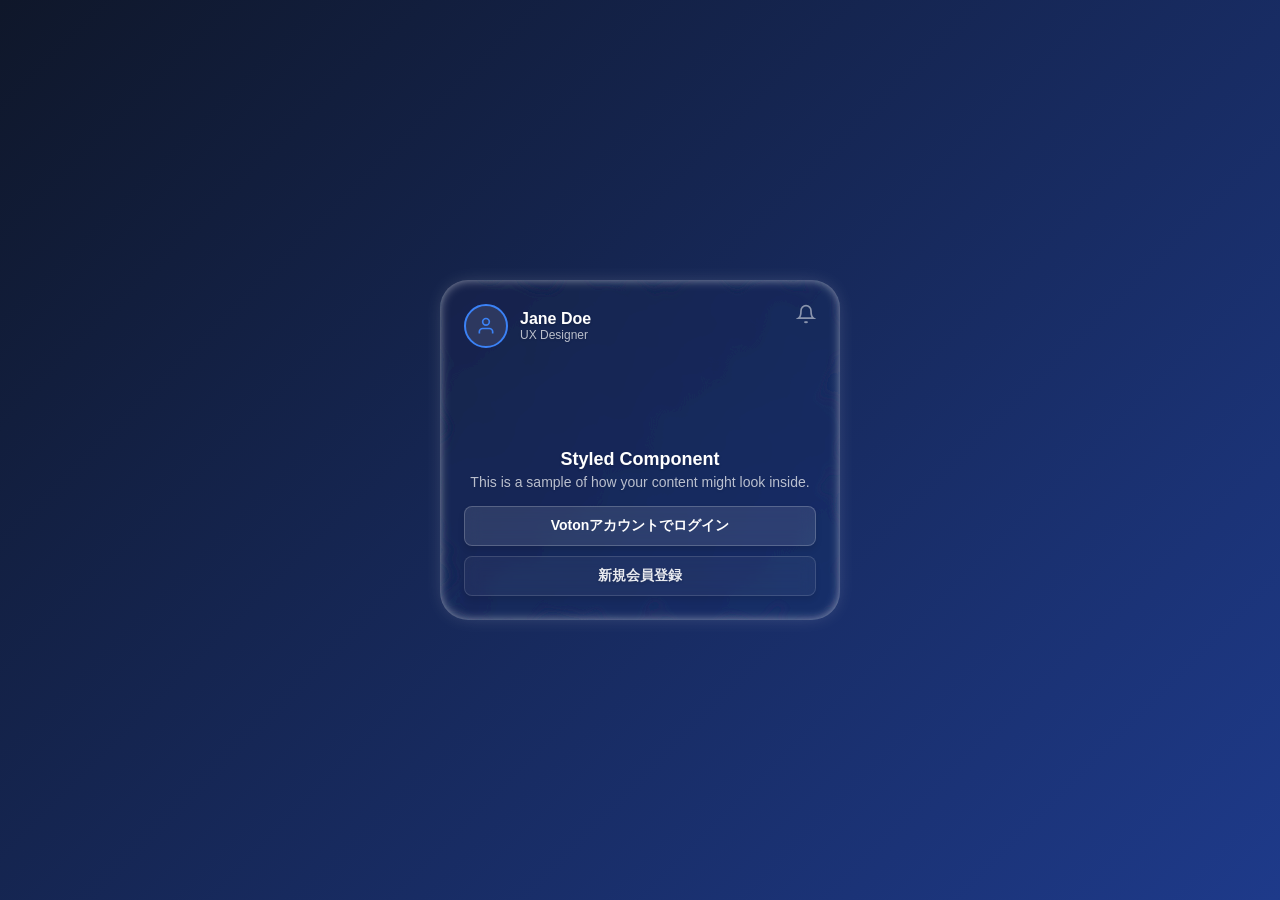
<file: login/index.html>
<!DOCTYPE html>
<html lang="ja-jp">
<head>
    <link rel="stylesheet" href="/resources/css/login/index_style.css">
    <meta charset="UTF-8">
    <meta name="viewport" content="width=device-width, initial-scale=1.0">
    <title>Voton account</title>
</head>
<body>
  <svg width="0" height="0" style="position: absolute;">
    <defs>
      <filter id="glass-distortion" x="0%" y="0%" width="100%" height="100%">
        <feTurbulence 
          type="fractalNoise" 
          baseFrequency="0.025 0.025"
          numOctaves="2" 
          seed="92" 
          result="noise" 
        />
        <feGaussianBlur 
          in="noise" 
          stdDeviation="2" 
          result="blurred" 
        />
        <feDisplacementMap 
          in="SourceGraphic" 
          in2="blurred" 
          scale="65"
          xChannelSelector="R" 
          yChannelSelector="G" 
        />
      </filter>
    </defs>
  </svg>
  
  <div class="center-container">
    <div class="liquid-glass-card">
      <div class="card-content">
        <div class="card-header">
          <div class="user-info">
            <div class="avatar">
              <svg class="avatar-icon" viewBox="0 0 24 24" fill="none" stroke="currentColor" stroke-width="2">
                <path d="M20 21v-2a4 4 0 0 0-4-4H8a4 4 0 0 0-4 4v2"></path>
                <circle cx="12" cy="7" r="4"></circle>
              </svg>
            </div>
            <div class="user-details">
              <p class="user-name">Jane Doe</p>
              <p class="user-role">UX Designer</p>
            </div>
          </div>
          <svg class="notification-icon" viewBox="0 0 24 24" fill="none" stroke="currentColor" stroke-width="2">
            <path d="M18 8A6 6 0 0 0 6 8c0 7-3 9-3 9h18s-3-2-3-9"></path>
            <path d="M13.73 21a2 2 0 0 1-3.46 0"></path>
          </svg>
        </div>
        
        <div class="card-body">
          <h3 class="card-title">Styled Component</h3>
          <p class="card-description">This is a sample of how your content might look inside.</p>
          
          <div class="button-group">
            <button class="glass-button primary-btn">Votonアカウントでログイン</button>
            <a href="./signup/index.html" class="glass-button secondary-btn">新規会員登録</a>
          </div>
        </div>
      </div>
    </div>
  </div>
</body>
</html>
</file>
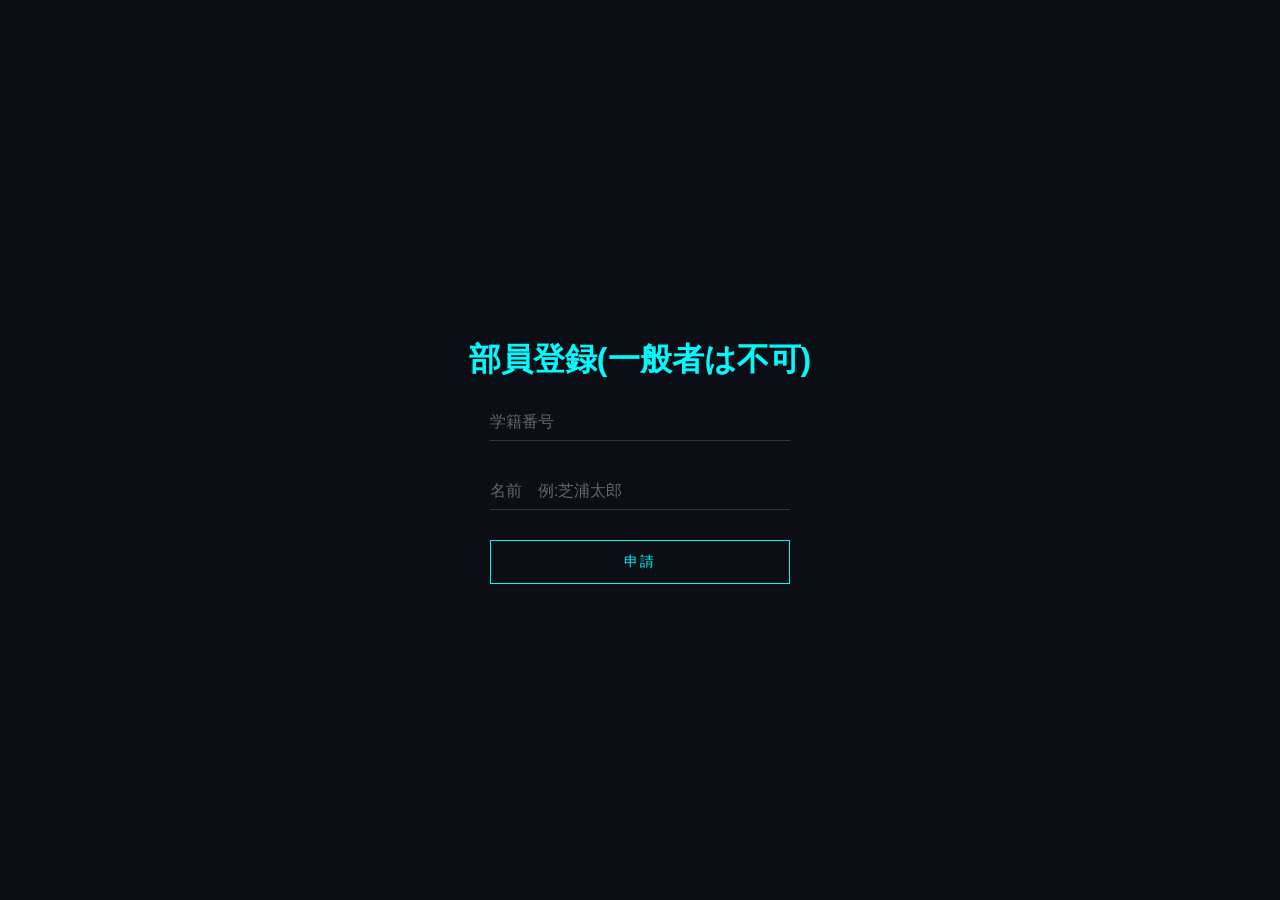
<file: signup/index.html>
<!DOCTYPE html>
<html lang="ja">
<head>
    <link rel="manifest" href="/manifest.json">

<script>
  if ('serviceWorker' in navigator) {
    window.addEventListener('load', () => {
      navigator.serviceWorker.register('/sw.js')
        .then(reg => console.log('SW登録成功!', reg))
        .catch(err => console.error('SW登録失敗...', err));
    });
  }
</script>
    <meta charset="UTF-8">
    <meta name="viewport" content="width=device-width, initial-scale=1.0">
    <title>Voton dengikenに登録</title>
    <style>
        body {
            margin: 0;
            background: #0b0e14;
            height: 100vh;
            display: flex;
            flex-direction: column;
            justify-content: center;
            align-items: center;
            font-family: sans-serif;
        }

        h1 {
            color: #00fbff;
            margin-bottom: 20px;
        }

        .login-container {
            width: 300px;
        }

        .input-group {
            position: relative;
            margin-bottom: 30px;
        }

        .input-group input {
            width: 100%;
            background: transparent;
            border: none;
            border-bottom: 1px solid #333;
            padding: 10px 0;
            color: #fff;
            font-size: 16px;
            outline: none;
            transition: 0.3s;
        }

        .input-group label {
            position: absolute;
            top: 10px;
            left: 0;
            color: #666;
            pointer-events: none;
            transition: 0.3s;
        }

        .input-group input:focus ~ label,
        .input-group input:valid ~ label {
            top: -15px;
            font-size: 12px;
            color: #00fbff;
        }

        .input-group input:focus {
            border-bottom: 1px solid #00fbff;
        }

        .login-btn {
            width: 100%;
            padding: 12px;
            background: transparent;
            border: 1px solid #00fbff;
            color: #00fbff;
            font-size: 14px;
            letter-spacing: 2px;
            cursor: pointer;
            transition: 0.4s;
            text-transform: uppercase;
        }

        .login-btn:hover {
            background: #00fbff;
            color: #000;
            box-shadow: 0 0 20px rgba(0, 251, 255, 0.4);
        }
    </style>
</head>
<body>
    <h1>部員登録(一般者は不可)</h1>
    <div class="login-container">
        <form>
            <div class="input-group">
                <input type="text" required>
                <label>学籍番号</label>
            </div>
            <div class="input-group">
                <input type="name" required>
                <label>名前　例:芝浦太郎</label>
            </div>
            <button type="button" class="login-btn">申請</button>
        </form>
    </div>
</body>
</html>
</file>
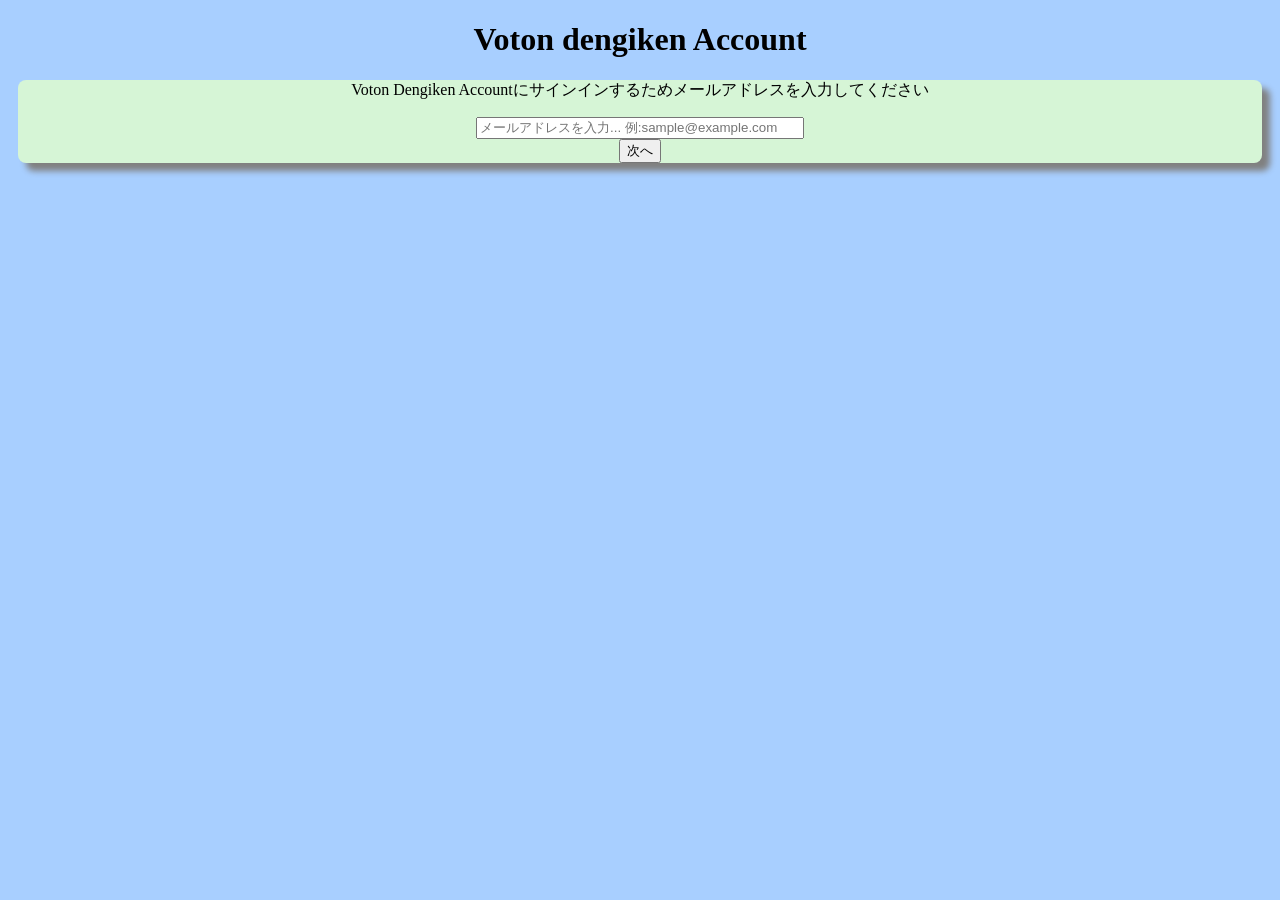
<file: login_dengi.html>
<!DOCTYPE html>
<html>
  <head>
    <title>Voton Dengiken Accountにログイン</title>
  </head>
  <body>
    <header>
      <h1>Voton dengiken Account</h1>
    </header>
    <div class='login_dengi'>
      <p>Voton Dengiken Accountにサインインするためメールアドレスを入力してください</p>
      <input type='email' id='mailadress_input' placeholder='メールアドレスを入力... 例:sample@example.com'></input>
      <br><button type='submit' id='submit_btn'>次へ</button>
    </div>
  </body>
  <style>
    input#mailadress_input{
      width:20rem;
      height:1rem;
    }
    body{
      text-align:center;
      background-color:#a8cfff
    }
    div.login_dengi{
      background-color:#d6f5d6;
      margin:10px;
      box-shadow:8px 8px 6px gray;
      border-radius:8px;
      width:60%
      boader-color:solid 2px;
    }
  </style>
  <script>
    document.getElementById('submit_btn').addEventListener('click', function(event) {
      let adress = document.getElementById('mailadress_input').value;
      if (adress){
        let redirectURL = '/login/mail-pass.html?ad=' + encodeURIComponent(adress);
        window.location.href = redirectURL;
      }else{
        alert('メールアドレスを正しく入力してください');
      }
    });
  </script>
</html>
</file>
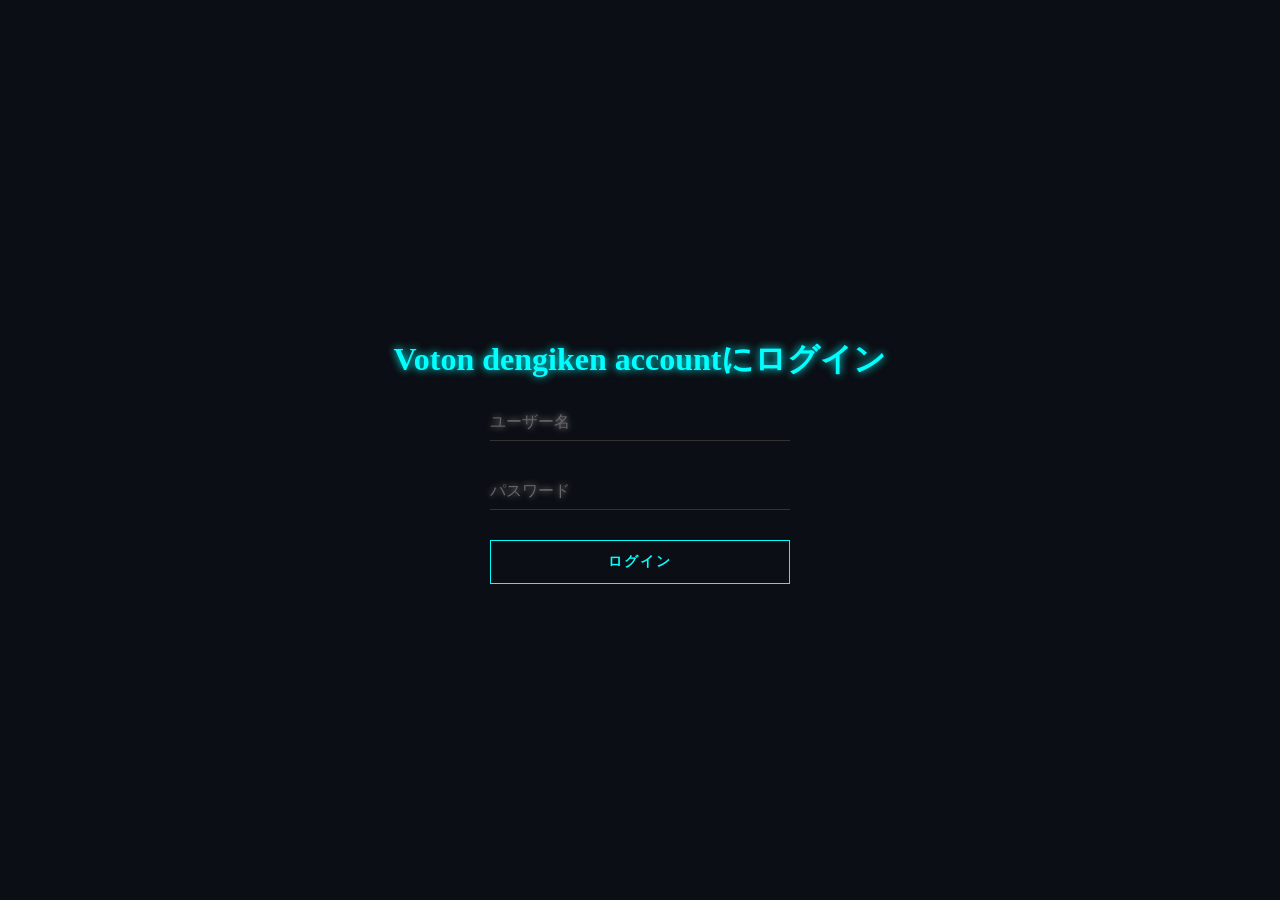
<file: login/mail-login.html>
<!DOCTYPE html>
<html lang="ja">
<head>
    <link rel="manifest" href="/manifest.json">

<script>
  if ('serviceWorker' in navigator) {
    window.addEventListener('load', () => {
      navigator.serviceWorker.register('/sw.js')
        .then(reg => console.log('SW登録成功!', reg))
        .catch(err => console.error('SW登録失敗...', err));
    });
  }
</script>
    <meta charset="UTF-8">
    <meta name="viewport" content="width=device-width, initial-scale=1.0">
    <title>Voton Dengiken Account</title>
    <link rel="preconnect" href="https://fonts.googleapis.com">
    <link rel="preconnect" href="https://fonts.gstatic.com" crossorigin>
    <link href="https://fonts.googleapis.com/css2?family=M+PLUS+Rounded+1c:wght@400;700&display=swap" rel="stylesheet">
    <style>
        body {
            margin: 0;
            background: #0b0e14;
            height: 100vh;
            display: flex;
            flex-direction: column;
            justify-content: center;
            align-items: center;
            color: #0ff;
            text-shadow: 0 0 8px #0ff;
        }

         {
            font-family: 'M PLUS Rounded 1c', sans-serif !important;
            box-sizing: border-box;
        }

        h1 {
            margin-bottom: 20px;
            font-weight: 700;
        }

        .login-container {
            width: 300px;
        }

        .input-group {
            position: relative;
            margin-bottom: 30px;
        }

        .input-group input {
            width: 100%;
            background: transparent;
            border: none;
            border-bottom: 1px solid #333;
            padding: 10px 0;
            color: #fff;
            font-size: 16px;
            outline: none;
            transition: 0.3s;
        }

        .input-group label {
            position: absolute;
            top: 10px;
            left: 0;
            color: #666;
            pointer-events: none;
            transition: 0.3s;
            text-shadow: 0 0 6px #979494;
        }

        .input-group input:focus ~ label,
        .input-group input:valid ~ label {
            top: -15px;
            font-size: 12px;
            color: #0ff;
            text-shadow: 0 0 8px #0ff;
        }

        .input-group input:focus {
            border-bottom: 1px solid #0ff;
        }

        button#login_btn {
            width: 100%;
            padding: 12px;
            background: transparent;
            border: 1px solid #0ff;
            color: #0ff;
            font-size: 14px;
            letter-spacing: 2px;
            cursor: pointer;
            transition: 0.4s;
            text-transform: uppercase;
            font-weight: 700;
        }

        button#login_btn:hover {
            background: #0ff;
            color: #000;
            box-shadow: 0 0 20px rgba(0, 251, 255, 0.4);
        }
    </style>
</head>
<body>
    <h1>Voton dengiken accountにログイン</h1>
    <div class="login-container">
        <form id="login_form">
            <div class="input-group">
                <input type="text" required id="num_input" autocomplete="username">
                <label for="num_input">ユーザー名</label>
            </div>
            <div class="input-group">
                <input type="password" required id="pass_input" autocomplete="current-password">
                <label for="pass_input">パスワード</label>
            </div>
            <button type="submit" id="login_btn">ログイン</button>
        </form>
    </div>
    <script>
        document.getElementById('login_form').addEventListener('submit', function(e) {
            e.preventDefault();
        });
    </script>
</body>
</html>
</file>
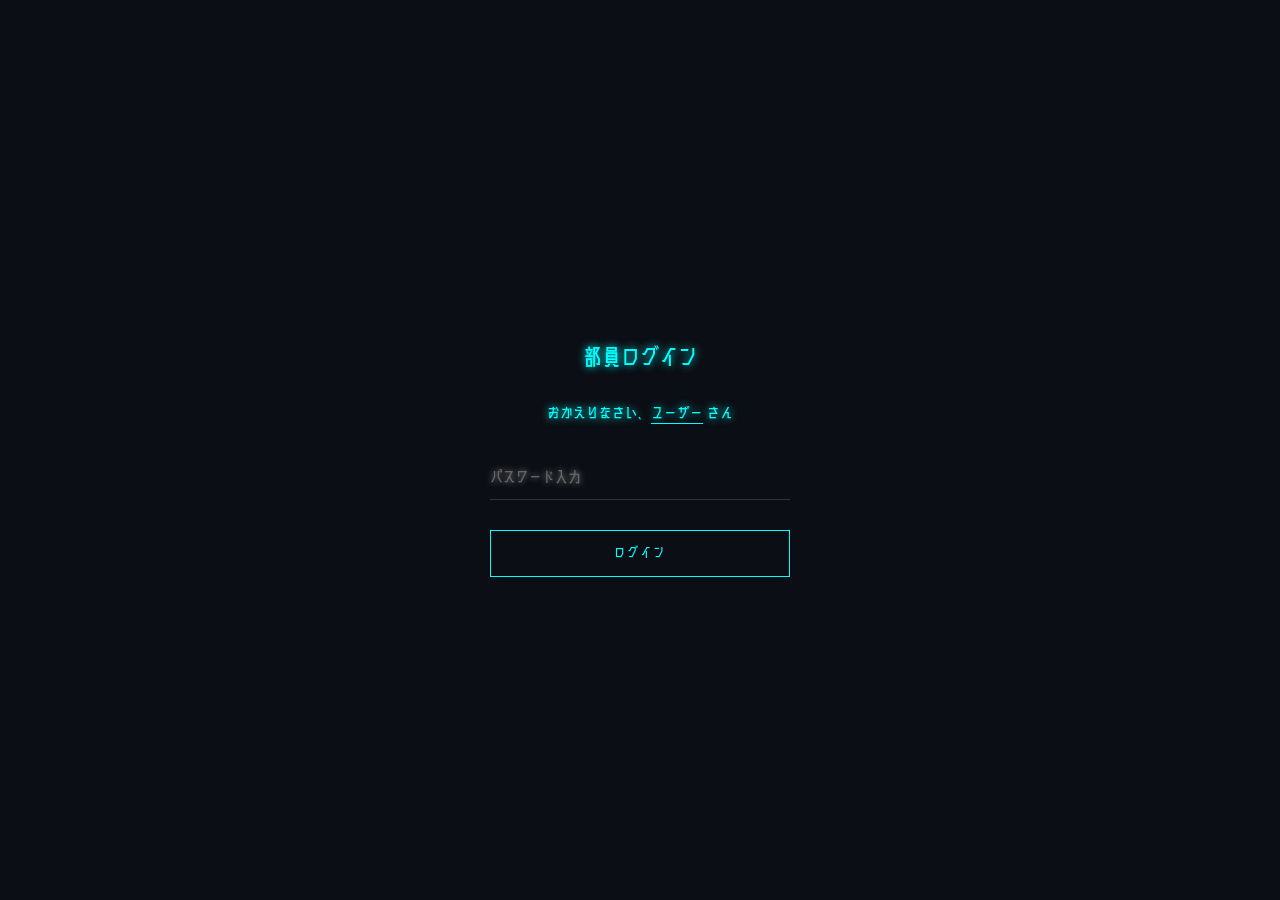
<file: login/mail-pass.html>
<!DOCTYPE html>
<html>
  <head>
    <title>リダイレクト中..</title>
    <link rel="manifest" href="/manifest.json">

<script>
  if ('serviceWorker' in navigator) {
    window.addEventListener('load', () => {
      navigator.serviceWorker.register('/sw.js')
        .then(reg => console.log('SW登録成功!', reg))
        .catch(err => console.error('SW登録失敗...', err));
    });
  }
</script>
    <script>
      window.location.replace('/login/password.html');
    </script>
  </head>
  <body>
    <p>もしリダイレクトされない場合はこの<a href='/login/password.html'>リンク</a>から遷移してください</p>
  </body>
</html>
</file>
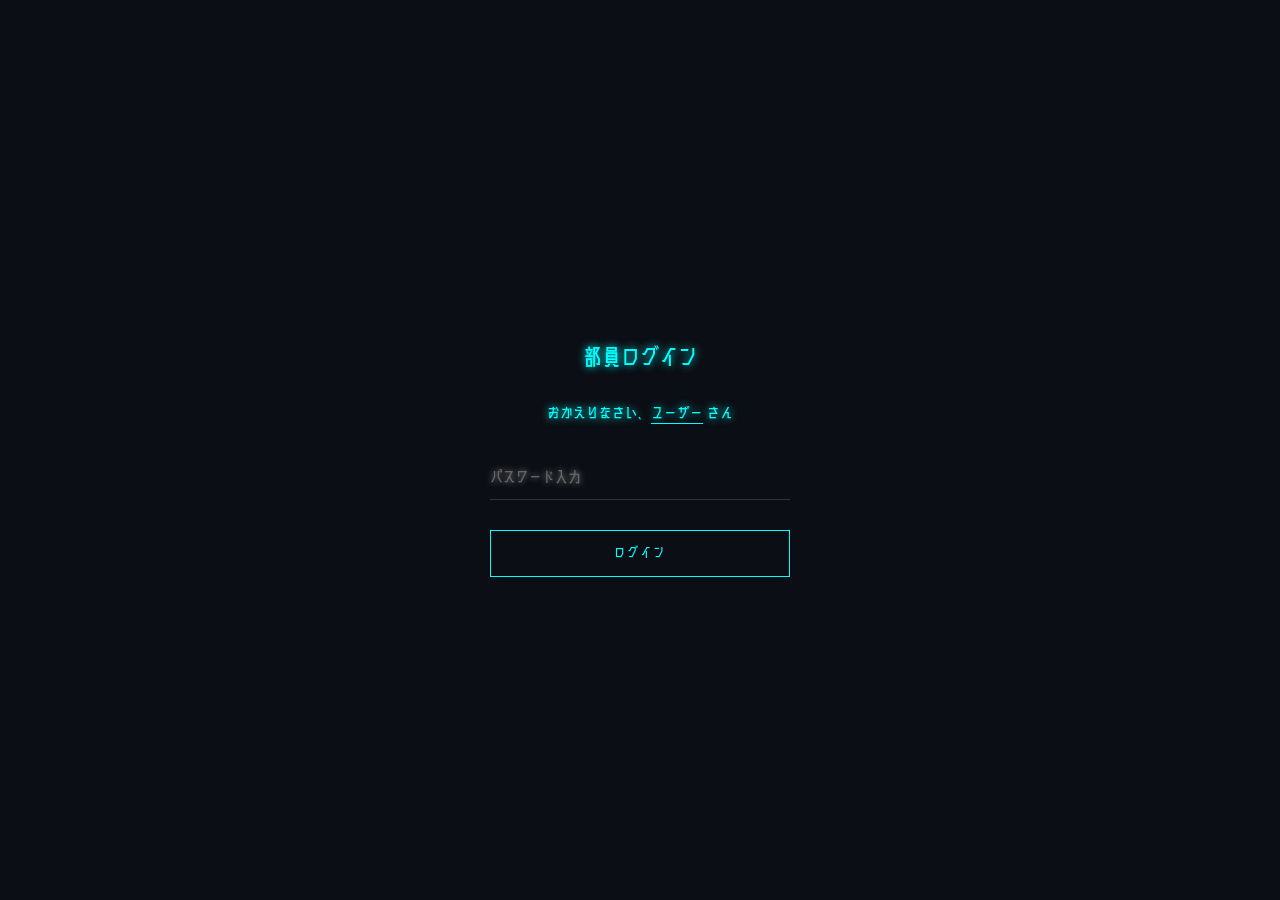
<file: login/password.html>
<!DOCTYPE html>
<html lang="ja-JP">
<head>
    <link rel="manifest" href="/manifest.json">

<script>
  if ('serviceWorker' in navigator) {
    window.addEventListener('load', () => {
      navigator.serviceWorker.register('/sw.js')
        .then(reg => console.log('SW登録成功!', reg))
        .catch(err => console.error('SW登録失敗...', err));
    });
  }
</script>
    <meta charset="UTF-8">
    <meta name="viewport" content="width=device-width, initial-scale=1.0">
    <title>Voton Dengiken Accountにログイン - Voton</title>
    <style>
        @font-face {
            font-family: "Kaisotai";
            src: url("/src/font/Kaisotai-Next-UP-B.woff2") format("woff2");
        }
        * {
            font-family: "Kaisotai", sans-serif;
            box-sizing: border-box;
        }
        body {
            margin: 0;
            background: #0b0e14;
            height: 100vh;
            display: flex;
            flex-direction: column;
            justify-content: center;
            align-items: center;
            color: #0ff;
            text-shadow: 0 0 8px #0ff;
        }

        h1 {
            margin-bottom: 10px;
            font-size: 24px;
        }

        h3 {
            margin-bottom: 30px;
            font-weight: normal;
            font-size: 16px;
        }

        .login-container {
            width: 300px;
        }

        .input-group {
            position: relative;
            margin-bottom: 30px;
        }

        .input-group input {
            width: 100%;
            background: transparent;
            border: none;
            border-bottom: 1px solid #333;
            padding: 10px 0;
            color: #fff;
            font-size: 16px;
            outline: none;
            transition: 0.3s;
        }

        .input-group label {
            position: absolute;
            top: 10px;
            left: 0;
            color: #666;
            pointer-events: none;
            transition: 0.3s;
            text-shadow: 0 0 6px #979494;
        }

        .input-group input:focus ~ label,
        .input-group input:valid ~ label {
            top: -15px;
            font-size: 12px;
            color: #0ff;
            text-shadow: 0 0 8px #0ff;
        }

        .input-group input:focus {
            border-bottom: 1px solid #0ff;
        }

        button#login_btn {
            width: 100%;
            padding: 12px;
            background: transparent;
            border: 1px solid #0ff;
            color: #0ff;
            font-size: 14px;
            letter-spacing: 2px;
            cursor: pointer;
            transition: 0.4s;
            text-transform: uppercase;
        }

        button#login_btn:hover {
            background: #0ff;
            color: #000;
            box-shadow: 0 0 20px rgba(0, 251, 255, 0.4);
        }

        #user_id {
            border-bottom: 1px solid #0ff;
            padding-bottom: 2px;
            margin-right: 4px;
        }
    </style>
</head>
<body>
    <h1>部員ログイン</h1>
    <h3>おかえりなさい、<span id="user_id">ユーザー</span>さん</h3>
    
    <div class="login-container">
        <form id="login_form">
            <div class="input-group">
                <input type="password" required id='pass_input'>
                <label for='pass_input'>パスワード入力</label>
            </div>
            <button type="submit" id="login_btn">ログイン</button>
        </form>
    </div>

    <script>
        const urlParams = new URLSearchParams(window.location.search);
        const studentId = urlParams.get('ad');
        if (studentId) {
            document.getElementById('user_id').textContent = studentId;
        }

        document.getElementById('login_form').addEventListener('submit', function(event) {
            event.preventDefault();
            const password = document.getElementById('pass_input').value;
            if (password) {
                // ログイン処理
            } else {
                alert('パスワードを入力してください');
            }
        });
    </script>
</body>
</html>
</file>
<file: resources/css/login/index_style.css>
body {
      position: relative;
    z-index: 1;
    width: 100vw;
    height: 100vh;
    margin: 0;
}


body::before{
  content: "";
  position: absolute;
  background-image: url('/resources/img/login/background-image.jpg');
    background-size: auto;
    background-repeat: repeat-x;
    background-position: center center;
    background-attachment: fixed;
    filter: blur(1px);
    z-index: -1;
    top: -3px;
    bottom: -3px;
    left: -3px;
    right: -3px;
    height: 100vh;

}

  /* 画面中央ぞろえ用のスタイル（背景に色や画像を置くとグラスエフェクトが映えます） */
  .center-container {
    display: flex;
    justify-content: center;
    align-items: center;
    min-height: 100vh;
    background: linear-gradient(135deg, #0f172a, #1e3a8a); /* 見栄えのためのサンプル背景色 */
    font-family: sans-serif;
  }
  
  /* Liquid Glass Card */
  .liquid-glass-card {
    position: relative;
    width: 400px;
    height: 340px; /* ボタンが2つになったため、高さを少し広げました */
    border-radius: 28px;
    isolation: isolate;
    box-shadow: 0px 0px 21px -8px rgba(255, 255, 255, 0.3);
    cursor: pointer;
  }
  
  /* Tint and inner shadow layer */
  .liquid-glass-card::before {
    content: '';
    position: absolute;
    inset: 0;
    z-index: 0;
    border-radius: 28px;
    box-shadow: inset 0 0 12px -2px rgba(255, 255, 255, 0.7);
    background-color: rgba(255, 255, 255, 0);
    pointer-events: none;
  }
  
  /* Backdrop blur and distortion layer */
  .liquid-glass-card::after {
    content: '';
    position: absolute;
    inset: 0;
    z-index: -1;
    border-radius: 28px;
    backdrop-filter: blur(6px);
    -webkit-backdrop-filter: blur(6px);
    filter: url(#glass-distortion);
    -webkit-filter: url(#glass-distortion);
    isolation: isolate;
    pointer-events: none;
  }
  
  /* Content styling */
  .card-content {
    position: relative;
    z-index: 10;
    width: 100%;
    height: 100%;
    display: flex;
    flex-direction: column;
    justify-content: space-between;
    padding: 24px;
    color: white;
    text-shadow: 0 1px 3px rgba(0,0,0,0.2);
    box-sizing: border-box;
  }
  
  .card-header {
    display: flex;
    justify-content: space-between;
    align-items: flex-start;
  }
  
  .user-info {
    display: flex;
    align-items: center;
    gap: 12px;
  }
  
  .avatar {
    width: 40px;
    height: 40px;
    border-radius: 50%;
    background: rgba(255, 255, 255, 0.1);
    border: 2px solid #3b82f6;
    display: flex;
    align-items: center;
    justify-content: center;
  }
  
  .avatar-icon {
    width: 20px;
    height: 20px;
    color: #3b82f6;
  }
  
  .user-details {
    display: flex;
    flex-direction: column;
  }
  
  .user-name {
    font-weight: 600;
    margin: 0;
  }
  
  .user-role {
    font-size: 12px;
    opacity: 0.7;
    margin: 0;
  }
  
  .notification-icon {
    width: 20px;
    height: 20px;
    opacity: 0.5;
  }
  
  .card-body {
    text-align: center;
    margin-top: 8px;
  }
  
  .card-title {
    font-size: 18px;
    font-weight: 700;
    margin: 0 0 4px 0;
  }
  
  .card-description {
    font-size: 14px;
    opacity: 0.7;
    margin: 0 0 16px 0;
  }
  
  /* ボタンの配置設定 */
  .button-group {
    display: flex;
    flex-direction: column;
    gap: 10px;
  }
  
  .glass-button {
    display: block;
    width: 100%;
    background: rgba(255, 255, 255, 0.1);
    border: 1px solid rgba(255, 255, 255, 0.2);
    color: white;
    padding: 10px 16px;
    border-radius: 8px;
    font-weight: 600;
    font-size: 14px;
    cursor: pointer;
    backdrop-filter: blur(8px);
    -webkit-backdrop-filter: blur(8px);
    box-shadow: 0 4px 6px rgba(0, 0, 0, 0.1);
    transition: all 0.2s ease;
    text-decoration: none; /* リンクのアンダーラインを消去 */
    box-sizing: border-box;
  }
  
  /* 新規登録ボタンは少し控えめ（枠線のみなど）にするとデザインのバランスが良くなります */
  .secondary-btn {
    background: rgba(255, 255, 255, 0.05);
    border: 1px solid rgba(255, 255, 255, 0.15);
    opacity: 0.9;
  }
  
  .glass-button:hover {
    background: rgba(255, 255, 255, 0.2);
    opacity: 1;
  }
  
  .glass-button:focus {
    outline: none;
    box-shadow: 0 0 0 2px rgba(59, 130, 246, 0.4);
  }
</file>
